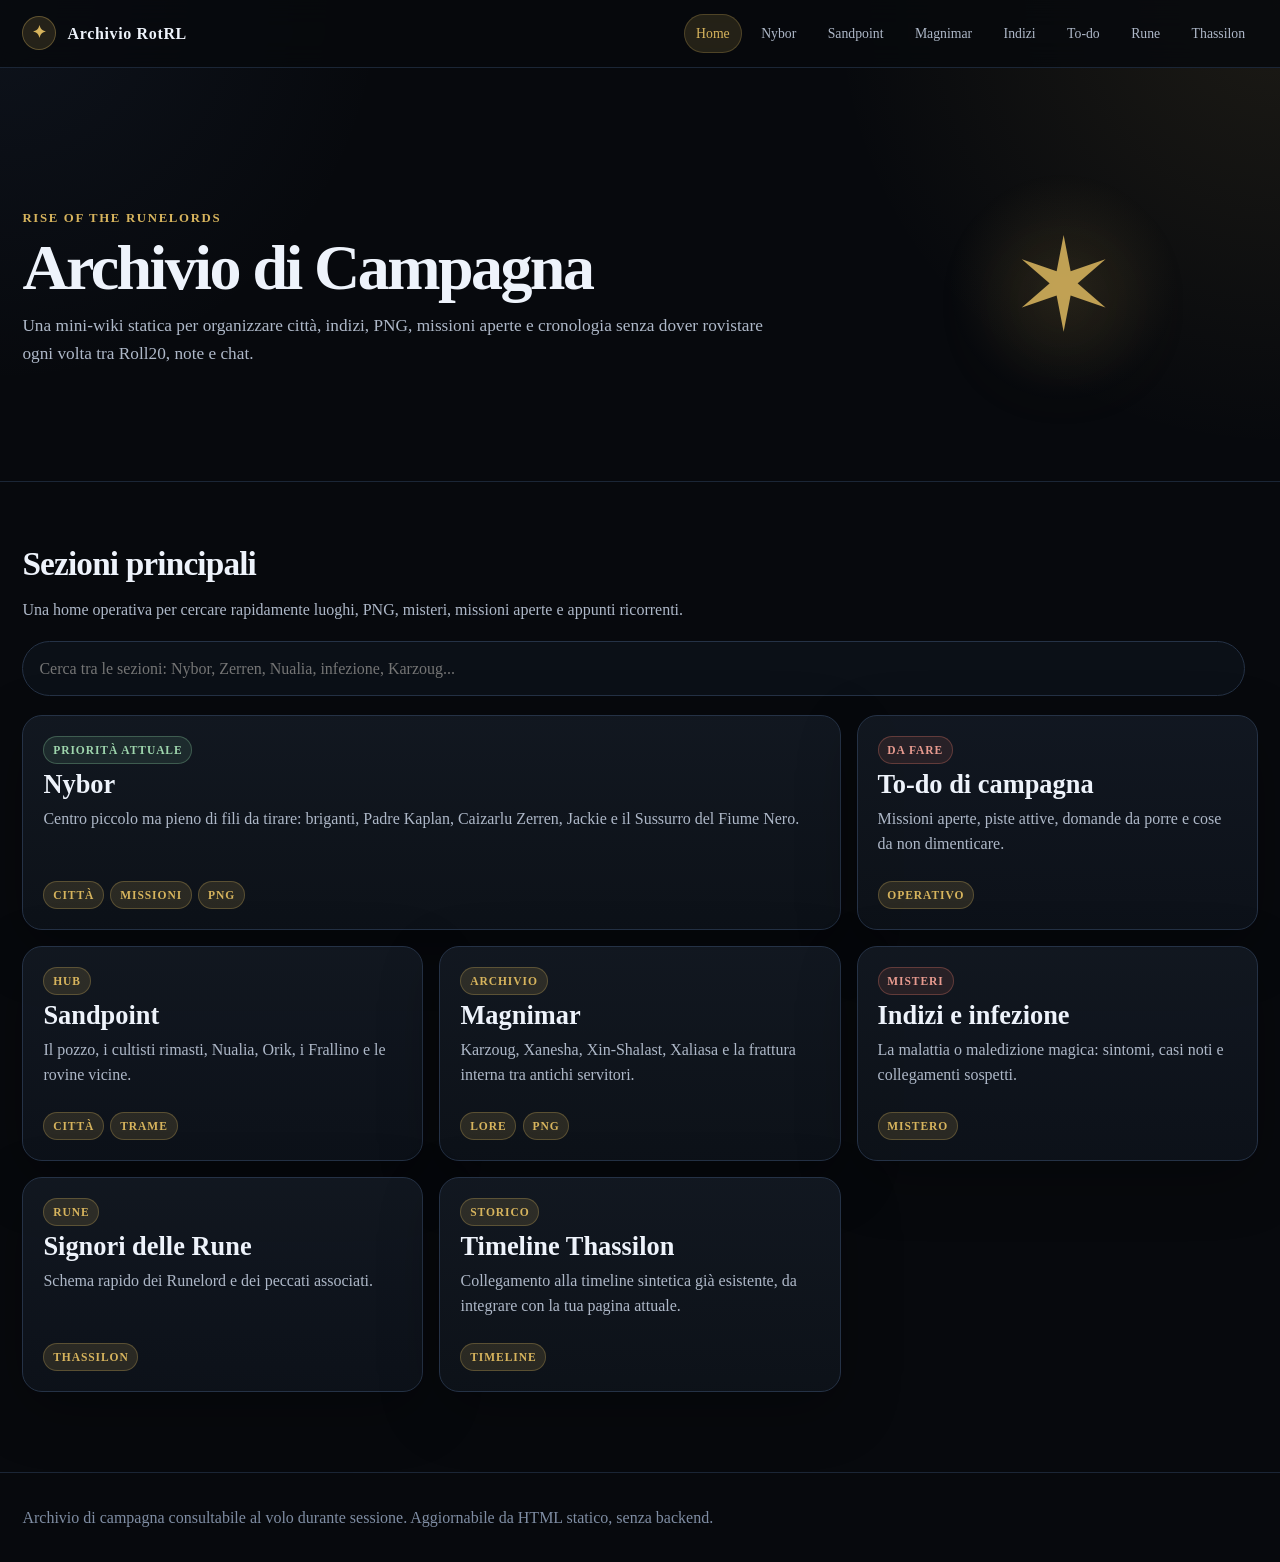
<file: index.html>
<!doctype html>
<html lang="it">
<head>
  <meta charset="utf-8">
  <meta name="viewport" content="width=device-width,initial-scale=1">
  <title>Archivio di Campagna</title>
  <link rel="stylesheet" href="style.css">
</head>
<body>
<div class="site-shell">
  <header class="topbar">
    <div class="topbar-inner">
      <a class="brand" href="index.html"><span class="brand-mark">✦</span><span>Archivio RotRL</span></a>
      <nav class="nav"><a class="active" href="index.html">Home</a>
<a class="" href="nybor.html">Nybor</a>
<a class="" href="sandpoint.html">Sandpoint</a>
<a class="" href="magnimar.html">Magnimar</a>
<a class="" href="indizi.html">Indizi</a>
<a class="" href="todo.html">To-do</a>
<a class="" href="rune.html">Rune</a>
<a class="" href="thassilon.html">Thassilon</a></nav>
    </div>
  </header>

  <section class="hero">
    <div>
      <div class="eyebrow">Rise of the Runelords</div>
      <h1>Archivio di Campagna</h1>
      <p>Una mini-wiki statica per organizzare città, indizi, PNG, missioni aperte e cronologia senza dover rovistare ogni volta tra Roll20, note e chat.</p>
    </div>
    <div class="hero-symbol">✶</div>
  </section>

  <main class="main">
    
<div class="section-title">
  <div>
    <h2>Sezioni principali</h2>
    <p>Una home operativa per cercare rapidamente luoghi, PNG, misteri, missioni aperte e appunti ricorrenti.</p>
  </div>
</div>

<div class="tools">
  <input class="search" data-search placeholder="Cerca tra le sezioni: Nybor, Zerren, Nualia, infezione, Karzoug...">
</div>

<div class="dashboard-grid">
  <a class="dash-card priority" href="nybor.html" data-card data-tags="nybor zerren kaplan jackie fiume nero briganti">
    <div>
      <span class="badge ok">Priorità attuale</span>
      <h3>Nybor</h3>
      <p>Centro piccolo ma pieno di fili da tirare: briganti, Padre Kaplan, Caizarlu Zerren, Jackie e il Sussurro del Fiume Nero.</p>
    </div>
    <div class="card-meta"><span class="badge">Città</span><span class="badge">Missioni</span><span class="badge">PNG</span></div>
  </a>

  <a class="dash-card" href="todo.html" data-card data-tags="missioni aperte downtime sandpoint tartaghetto forte rannik frallino">
    <div>
      <span class="badge danger">Da fare</span>
      <h3>To-do di campagna</h3>
      <p>Missioni aperte, piste attive, domande da porre e cose da non dimenticare.</p>
    </div>
    <div class="card-meta"><span class="badge">Operativo</span></div>
  </a>

  <a class="dash-card" href="sandpoint.html" data-card data-tags="sandpoint pozzo nualia orik frallino shalelu collecardo">
    <div>
      <span class="badge">Hub</span>
      <h3>Sandpoint</h3>
      <p>Il pozzo, i cultisti rimasti, Nualia, Orik, i Frallino e le rovine vicine.</p>
    </div>
    <div class="card-meta"><span class="badge">Città</span><span class="badge">Trame</span></div>
  </a>

  <a class="dash-card" href="magnimar.html" data-card data-tags="magnimar karzoug xanesha xin shalast xaliasa gigante pietra">
    <div>
      <span class="badge">Archivio</span>
      <h3>Magnimar</h3>
      <p>Karzoug, Xanesha, Xin-Shalast, Xaliasa e la frattura interna tra antichi servitori.</p>
    </div>
    <div class="card-meta"><span class="badge">Lore</span><span class="badge">PNG</span></div>
  </a>

  <a class="dash-card" href="indizi.html" data-card data-tags="infezione jervis stoot tsuto sahuagin goblin occhi rossi">
    <div>
      <span class="badge danger">Misteri</span>
      <h3>Indizi e infezione</h3>
      <p>La malattia o maledizione magica: sintomi, casi noti e collegamenti sospetti.</p>
    </div>
    <div class="card-meta"><span class="badge">Mistero</span></div>
  </a>

  <a class="dash-card" href="rune.html" data-card data-tags="alaznist karzoug xanderghul krune zutha belimaria sorshen rune peccati">
    <div>
      <span class="badge">Rune</span>
      <h3>Signori delle Rune</h3>
      <p>Schema rapido dei Runelord e dei peccati associati.</p>
    </div>
    <div class="card-meta"><span class="badge">Thassilon</span></div>
  </a>

  <a class="dash-card" href="thassilon.html" data-card data-tags="thassilon timeline antica storia runelord xin">
    <div>
      <span class="badge">Storico</span>
      <h3>Timeline Thassilon</h3>
      <p>Collegamento alla timeline sintetica già esistente, da integrare con la tua pagina attuale.</p>
    </div>
    <div class="card-meta"><span class="badge">Timeline</span></div>
  </a>
</div>
<div class="empty" data-empty>Nessuna sezione trovata.</div>

  </main>

  <footer class="footer">
    Archivio di campagna consultabile al volo durante sessione. Aggiornabile da HTML statico, senza backend.
  </footer>
</div>
<script src="app.js"></script>
</body>
</html>
</file>
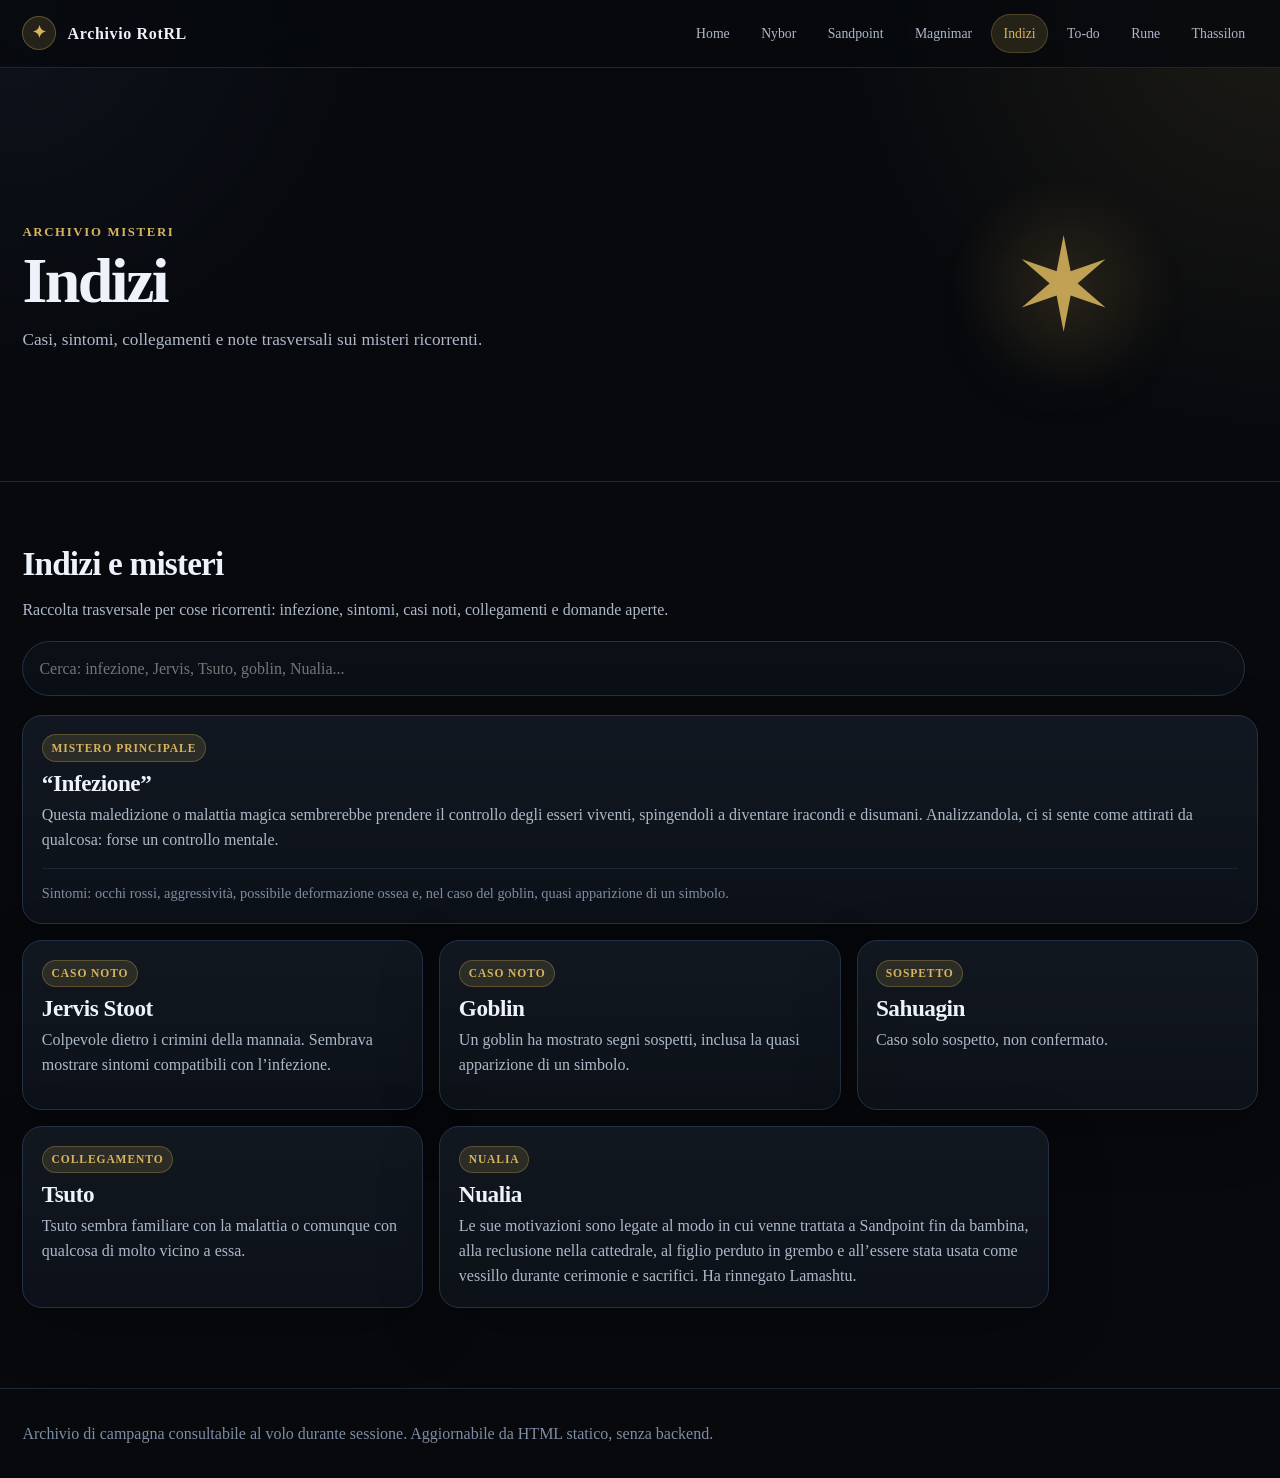
<file: indizi.html>
<!doctype html>
<html lang="it">
<head>
  <meta charset="utf-8">
  <meta name="viewport" content="width=device-width,initial-scale=1">
  <title>Indizi</title>
  <link rel="stylesheet" href="style.css">
</head>
<body>
<div class="site-shell">
  <header class="topbar">
    <div class="topbar-inner">
      <a class="brand" href="index.html"><span class="brand-mark">✦</span><span>Archivio RotRL</span></a>
      <nav class="nav"><a class="" href="index.html">Home</a>
<a class="" href="nybor.html">Nybor</a>
<a class="" href="sandpoint.html">Sandpoint</a>
<a class="" href="magnimar.html">Magnimar</a>
<a class="active" href="indizi.html">Indizi</a>
<a class="" href="todo.html">To-do</a>
<a class="" href="rune.html">Rune</a>
<a class="" href="thassilon.html">Thassilon</a></nav>
    </div>
  </header>

  <section class="hero">
    <div>
      <div class="eyebrow">Archivio misteri</div>
      <h1>Indizi</h1>
      <p>Casi, sintomi, collegamenti e note trasversali sui misteri ricorrenti.</p>
    </div>
    <div class="hero-symbol">✶</div>
  </section>

  <main class="main">
    
<div class="section-title"><div><h2>Indizi e misteri</h2><p>Raccolta trasversale per cose ricorrenti: infezione, sintomi, casi noti, collegamenti e domande aperte.</p></div></div>
<div class="tools"><input class="search" data-search placeholder="Cerca: infezione, Jervis, Tsuto, goblin, Nualia..."></div>
<div class="wiki-grid">
  <article class="wiki-card full" data-card data-tags="infezione maledizione malattia controllo esseri viventi ira occhi rossi deformazione ossa simbolo controllo mentale"><span class="wiki-tag">Mistero principale</span><h2>“Infezione”</h2><p>Questa maledizione o malattia magica sembrerebbe prendere il controllo degli esseri viventi, spingendoli a diventare iracondi e disumani. Analizzandola, ci si sente come attirati da qualcosa: forse un controllo mentale.</p><div class="card-footer">Sintomi: occhi rossi, aggressività, possibile deformazione ossea e, nel caso del goblin, quasi apparizione di un simbolo.</div></article>
  <article class="wiki-card" data-card data-tags="jervis stoot mannaia infezione"><span class="wiki-tag">Caso noto</span><h2>Jervis Stoot</h2><p>Colpevole dietro i crimini della mannaia. Sembrava mostrare sintomi compatibili con l’infezione.</p></article>
  <article class="wiki-card" data-card data-tags="goblin infezione simbolo occhi rossi"><span class="wiki-tag">Caso noto</span><h2>Goblin</h2><p>Un goblin ha mostrato segni sospetti, inclusa la quasi apparizione di un simbolo.</p></article>
  <article class="wiki-card" data-card data-tags="sahuagin sospetto infezione"><span class="wiki-tag">Sospetto</span><h2>Sahuagin</h2><p>Caso solo sospetto, non confermato.</p></article>
  <article class="wiki-card" data-card data-tags="tsuto familiare malattia"><span class="wiki-tag">Collegamento</span><h2>Tsuto</h2><p>Tsuto sembra familiare con la malattia o comunque con qualcosa di molto vicino a essa.</p></article>
  <article class="wiki-card wide" data-card data-tags="nualia lamashtu sandpoint cattedrale figlio sacrifici vessillo"><span class="wiki-tag">Nualia</span><h2>Nualia</h2><p>Le sue motivazioni sono legate al modo in cui venne trattata a Sandpoint fin da bambina, alla reclusione nella cattedrale, al figlio perduto in grembo e all’essere stata usata come vessillo durante cerimonie e sacrifici. Ha rinnegato Lamashtu.</p></article>
</div><div class="empty" data-empty>Nessun indizio trovato.</div>

  </main>

  <footer class="footer">
    Archivio di campagna consultabile al volo durante sessione. Aggiornabile da HTML statico, senza backend.
  </footer>
</div>
<script src="app.js"></script>
</body>
</html>
</file>
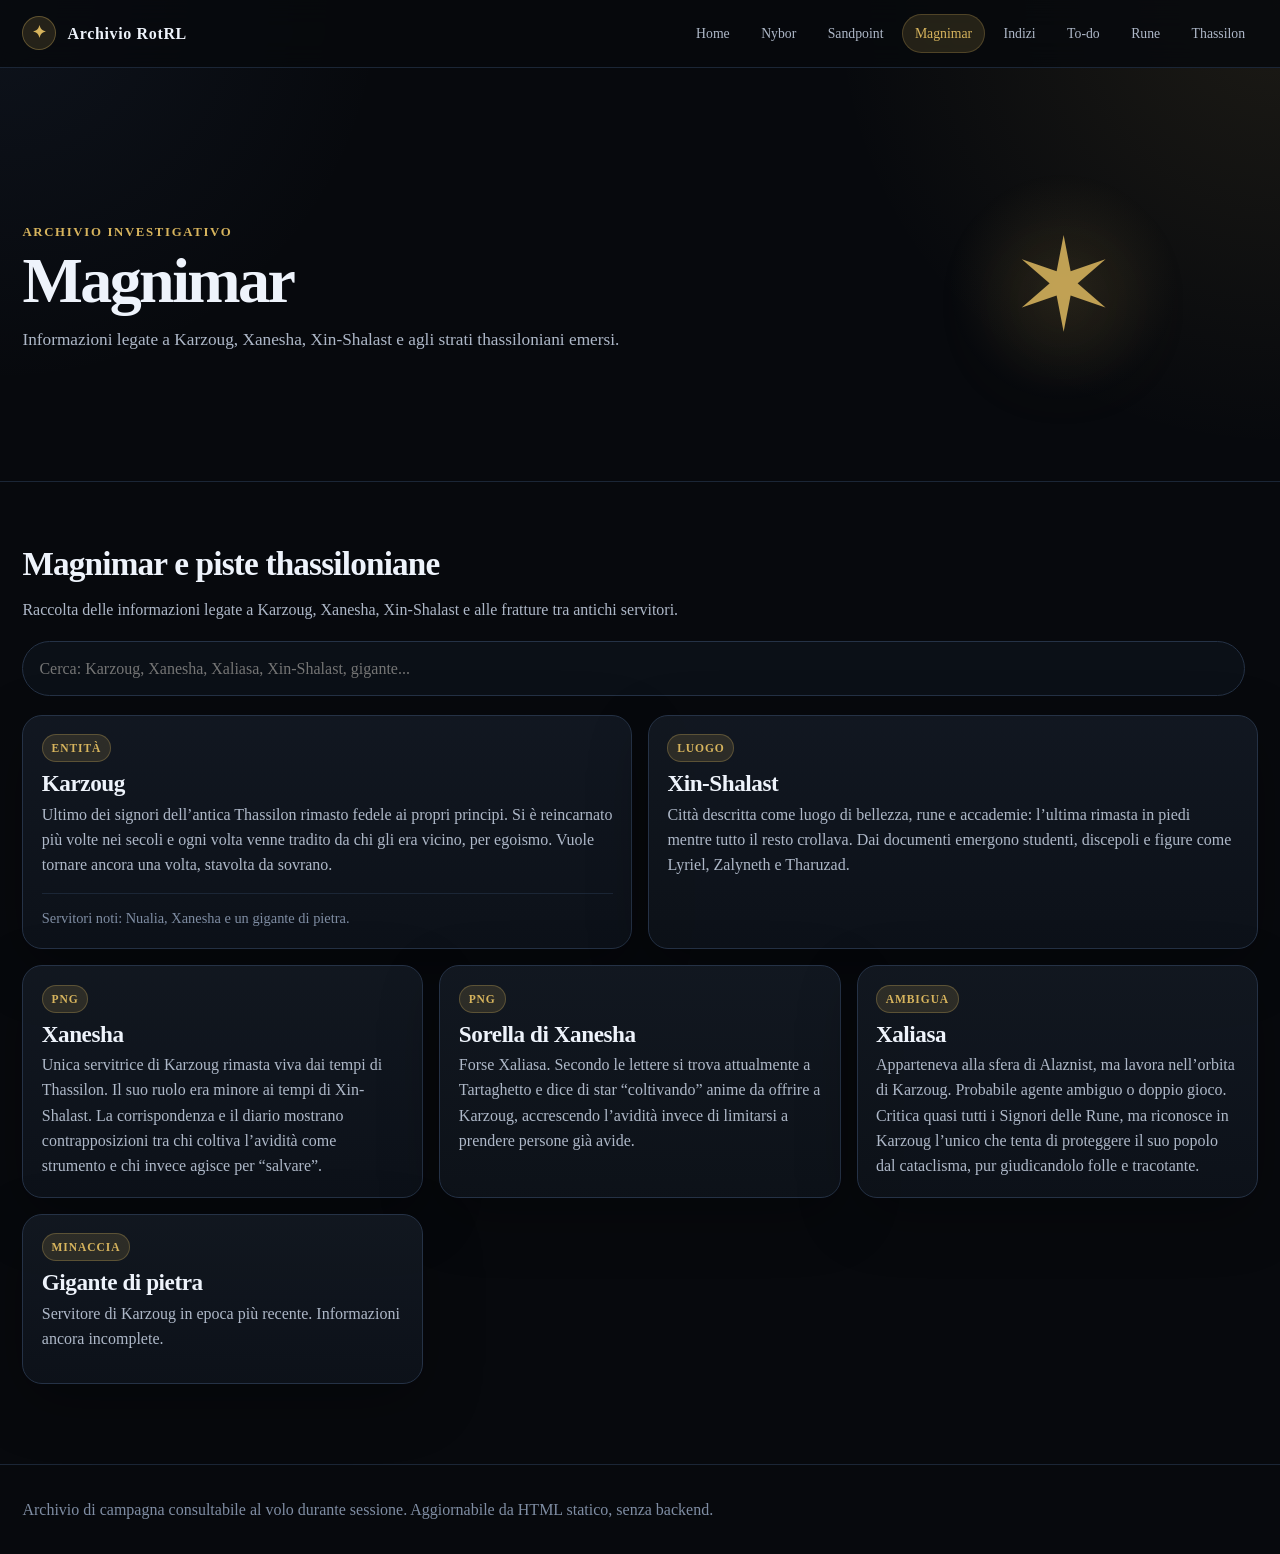
<file: magnimar.html>
<!doctype html>
<html lang="it">
<head>
  <meta charset="utf-8">
  <meta name="viewport" content="width=device-width,initial-scale=1">
  <title>Magnimar</title>
  <link rel="stylesheet" href="style.css">
</head>
<body>
<div class="site-shell">
  <header class="topbar">
    <div class="topbar-inner">
      <a class="brand" href="index.html"><span class="brand-mark">✦</span><span>Archivio RotRL</span></a>
      <nav class="nav"><a class="" href="index.html">Home</a>
<a class="" href="nybor.html">Nybor</a>
<a class="" href="sandpoint.html">Sandpoint</a>
<a class="active" href="magnimar.html">Magnimar</a>
<a class="" href="indizi.html">Indizi</a>
<a class="" href="todo.html">To-do</a>
<a class="" href="rune.html">Rune</a>
<a class="" href="thassilon.html">Thassilon</a></nav>
    </div>
  </header>

  <section class="hero">
    <div>
      <div class="eyebrow">Archivio investigativo</div>
      <h1>Magnimar</h1>
      <p>Informazioni legate a Karzoug, Xanesha, Xin-Shalast e agli strati thassiloniani emersi.</p>
    </div>
    <div class="hero-symbol">✶</div>
  </section>

  <main class="main">
    
<div class="section-title"><div><h2>Magnimar e piste thassiloniane</h2><p>Raccolta delle informazioni legate a Karzoug, Xanesha, Xin-Shalast e alle fratture tra antichi servitori.</p></div></div>
<div class="tools"><input class="search" data-search placeholder="Cerca: Karzoug, Xanesha, Xaliasa, Xin-Shalast, gigante..."></div>
<div class="wiki-grid">
  <article class="wiki-card wide" data-card data-tags="karzoug runelord avidità reincarnato sovrano nualia xanesha gigante"><span class="wiki-tag">Entità</span><h2>Karzoug</h2><p>Ultimo dei signori dell’antica Thassilon rimasto fedele ai propri principi. Si è reincarnato più volte nei secoli e ogni volta venne tradito da chi gli era vicino, per egoismo. Vuole tornare ancora una volta, stavolta da sovrano.</p><div class="card-footer">Servitori noti: Nualia, Xanesha e un gigante di pietra.</div></article>
  <article class="wiki-card wide" data-card data-tags="xin shalast città bellezza rune accademie lyriel zalyneth tharuzad conoscenza"><span class="wiki-tag">Luogo</span><h2>Xin-Shalast</h2><p>Città descritta come luogo di bellezza, rune e accademie: l’ultima rimasta in piedi mentre tutto il resto crollava. Dai documenti emergono studenti, discepoli e figure come Lyriel, Zalyneth e Tharuzad.</p></article>
  <article class="wiki-card" data-card data-tags="xanesha karzoug servitrice thassilon avidità alaznist sorella"><span class="wiki-tag">PNG</span><h2>Xanesha</h2><p>Unica servitrice di Karzoug rimasta viva dai tempi di Thassilon. Il suo ruolo era minore ai tempi di Xin-Shalast. La corrispondenza e il diario mostrano contrapposizioni tra chi coltiva l’avidità come strumento e chi invece agisce per “salvare”.</p></article>
  <article class="wiki-card" data-card data-tags="sorella xanesha xaliasa tartaghetto anime karzoug avidità"><span class="wiki-tag">PNG</span><h2>Sorella di Xanesha</h2><p>Forse Xaliasa. Secondo le lettere si trova attualmente a Tartaghetto e dice di star “coltivando” anime da offrire a Karzoug, accrescendo l’avidità invece di limitarsi a prendere persone già avide.</p></article>
  <article class="wiki-card" data-card data-tags="xaliasa alaznist karzoug doppio gioco runelord cataclisma"><span class="wiki-tag">Ambigua</span><h2>Xaliasa</h2><p>Apparteneva alla sfera di Alaznist, ma lavora nell’orbita di Karzoug. Probabile agente ambiguo o doppio gioco. Critica quasi tutti i Signori delle Rune, ma riconosce in Karzoug l’unico che tenta di proteggere il suo popolo dal cataclisma, pur giudicandolo folle e tracotante.</p></article>
  <article class="wiki-card" data-card data-tags="gigante pietra servitore karzoug recente"><span class="wiki-tag">Minaccia</span><h2>Gigante di pietra</h2><p>Servitore di Karzoug in epoca più recente. Informazioni ancora incomplete.</p></article>
</div><div class="empty" data-empty>Nessun risultato in Magnimar.</div>

  </main>

  <footer class="footer">
    Archivio di campagna consultabile al volo durante sessione. Aggiornabile da HTML statico, senza backend.
  </footer>
</div>
<script src="app.js"></script>
</body>
</html>
</file>
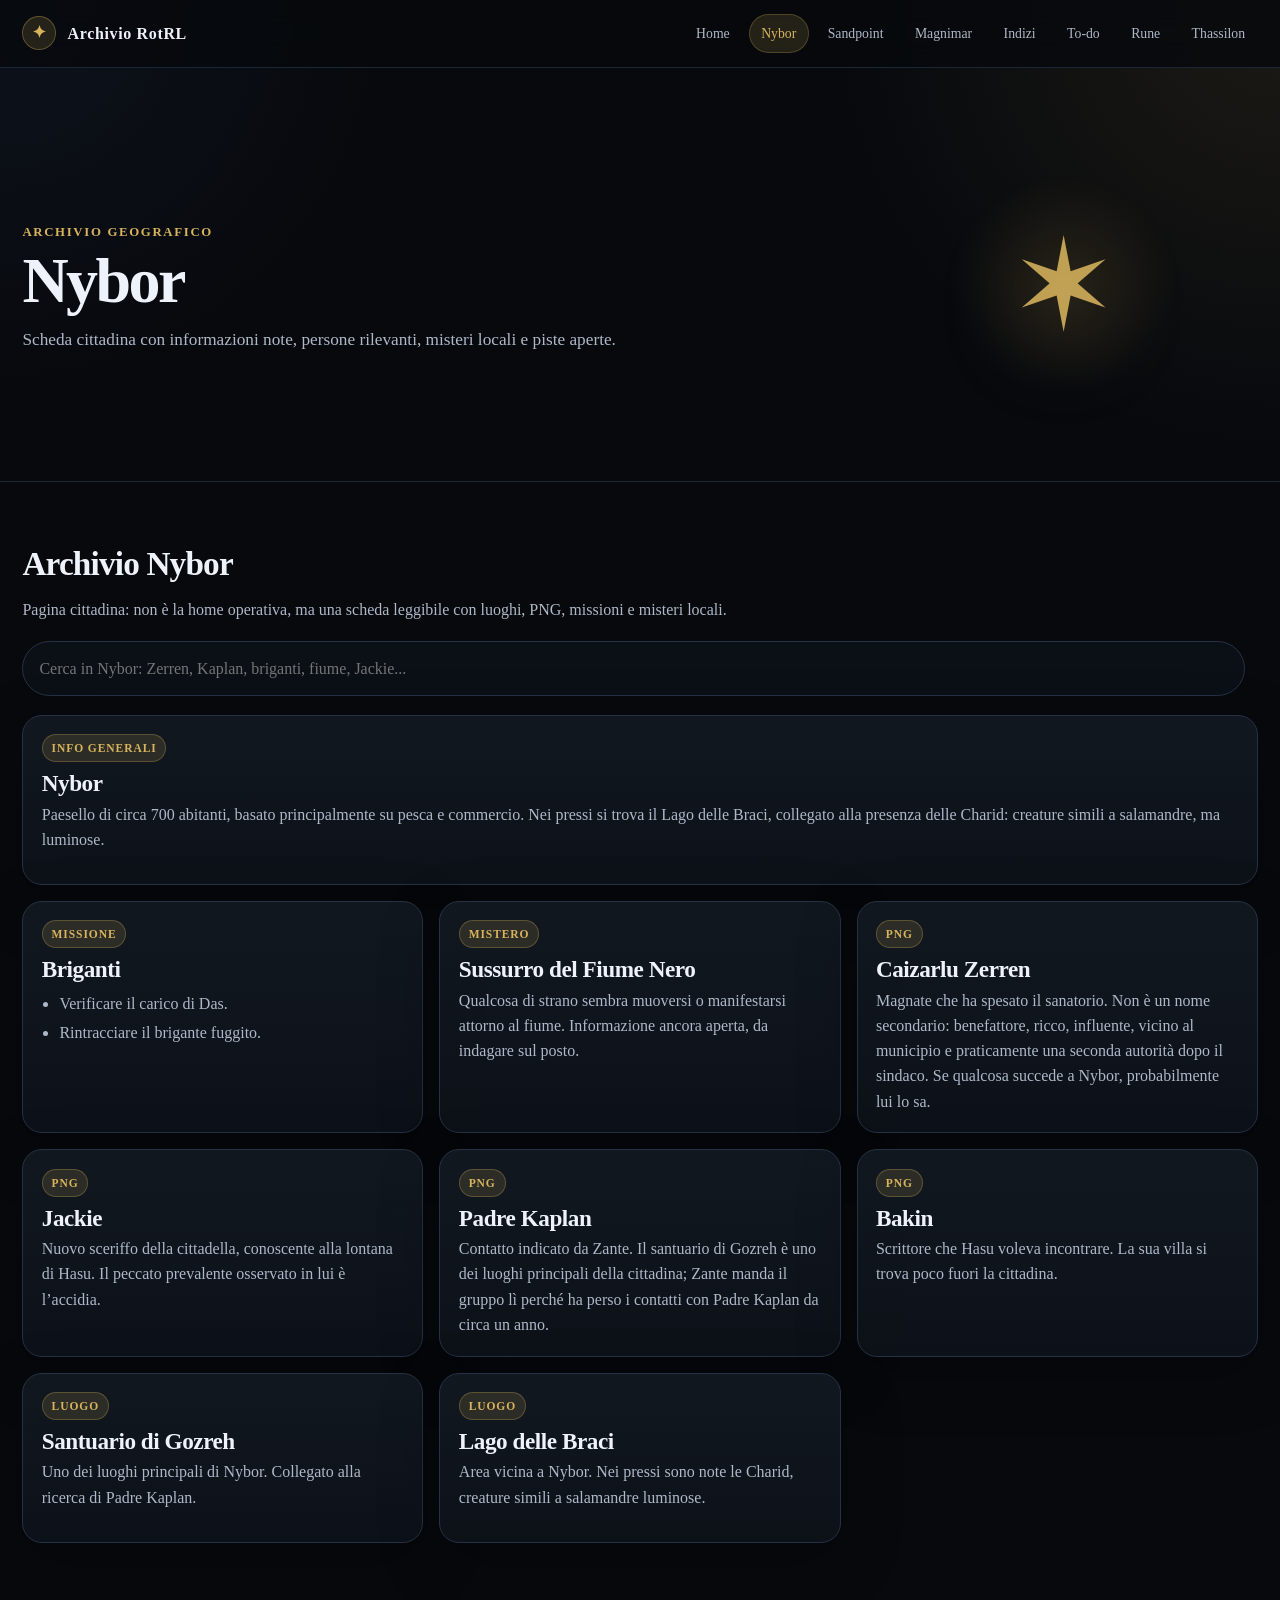
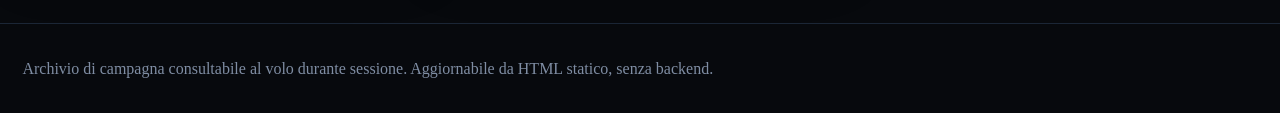
<file: nybor.html>
<!doctype html>
<html lang="it">
<head>
  <meta charset="utf-8">
  <meta name="viewport" content="width=device-width,initial-scale=1">
  <title>Nybor</title>
  <link rel="stylesheet" href="style.css">
</head>
<body>
<div class="site-shell">
  <header class="topbar">
    <div class="topbar-inner">
      <a class="brand" href="index.html"><span class="brand-mark">✦</span><span>Archivio RotRL</span></a>
      <nav class="nav"><a class="" href="index.html">Home</a>
<a class="active" href="nybor.html">Nybor</a>
<a class="" href="sandpoint.html">Sandpoint</a>
<a class="" href="magnimar.html">Magnimar</a>
<a class="" href="indizi.html">Indizi</a>
<a class="" href="todo.html">To-do</a>
<a class="" href="rune.html">Rune</a>
<a class="" href="thassilon.html">Thassilon</a></nav>
    </div>
  </header>

  <section class="hero">
    <div>
      <div class="eyebrow">Archivio geografico</div>
      <h1>Nybor</h1>
      <p>Scheda cittadina con informazioni note, persone rilevanti, misteri locali e piste aperte.</p>
    </div>
    <div class="hero-symbol">✶</div>
  </section>

  <main class="main">
    
<div class="section-title">
  <div>
    <h2>Archivio Nybor</h2>
    <p>Pagina cittadina: non è la home operativa, ma una scheda leggibile con luoghi, PNG, missioni e misteri locali.</p>
  </div>
</div>

<div class="tools">
  <input class="search" data-search placeholder="Cerca in Nybor: Zerren, Kaplan, briganti, fiume, Jackie...">
</div>

<div class="wiki-grid">
  <article class="wiki-card full" data-card data-type="info" data-tags="nybor generale lago braci charid pesca commercio">
    <span class="wiki-tag">Info generali</span>
    <h2>Nybor</h2>
    <p>Paesello di circa 700 abitanti, basato principalmente su pesca e commercio. Nei pressi si trova il Lago delle Braci, collegato alla presenza delle Charid: creature simili a salamandre, ma luminose.</p>
  </article>

  <article class="wiki-card" data-card data-type="missione" data-tags="briganti das carico fuggito">
    <span class="wiki-tag">Missione</span>
    <h2>Briganti</h2>
    <ul>
      <li>Verificare il carico di Das.</li>
      <li>Rintracciare il brigante fuggito.</li>
    </ul>
  </article>

  <article class="wiki-card" data-card data-type="mistero" data-tags="sussurro fiume nero">
    <span class="wiki-tag">Mistero</span>
    <h2>Sussurro del Fiume Nero</h2>
    <p>Qualcosa di strano sembra muoversi o manifestarsi attorno al fiume. Informazione ancora aperta, da indagare sul posto.</p>
  </article>

  <article class="wiki-card" data-card data-type="png" data-tags="caizarlu zerren magnate benefattore municipio sindaco">
    <span class="wiki-tag">PNG</span>
    <h2>Caizarlu Zerren</h2>
    <p>Magnate che ha spesato il sanatorio. Non è un nome secondario: benefattore, ricco, influente, vicino al municipio e praticamente una seconda autorità dopo il sindaco. Se qualcosa succede a Nybor, probabilmente lui lo sa.</p>
  </article>

  <article class="wiki-card" data-card data-type="png" data-tags="jackie sceriffo hasu accidia">
    <span class="wiki-tag">PNG</span>
    <h2>Jackie</h2>
    <p>Nuovo sceriffo della cittadella, conoscente alla lontana di Hasu. Il peccato prevalente osservato in lui è l’accidia.</p>
  </article>

  <article class="wiki-card" data-card data-type="png" data-tags="padre kaplan zante gozreh santuario">
    <span class="wiki-tag">PNG</span>
    <h2>Padre Kaplan</h2>
    <p>Contatto indicato da Zante. Il santuario di Gozreh è uno dei luoghi principali della cittadina; Zante manda il gruppo lì perché ha perso i contatti con Padre Kaplan da circa un anno.</p>
  </article>

  <article class="wiki-card" data-card data-type="png" data-tags="bakin scrittore hasu villa">
    <span class="wiki-tag">PNG</span>
    <h2>Bakin</h2>
    <p>Scrittore che Hasu voleva incontrare. La sua villa si trova poco fuori la cittadina.</p>
  </article>

  <article class="wiki-card" data-card data-type="luogo" data-tags="santuario gozreh kaplan">
    <span class="wiki-tag">Luogo</span>
    <h2>Santuario di Gozreh</h2>
    <p>Uno dei luoghi principali di Nybor. Collegato alla ricerca di Padre Kaplan.</p>
  </article>

  <article class="wiki-card" data-card data-type="luogo" data-tags="lago braci charid salamandre luminose">
    <span class="wiki-tag">Luogo</span>
    <h2>Lago delle Braci</h2>
    <p>Area vicina a Nybor. Nei pressi sono note le Charid, creature simili a salamandre luminose.</p>
  </article>
</div>
<div class="empty" data-empty>Nessun risultato in Nybor.</div>

  </main>

  <footer class="footer">
    Archivio di campagna consultabile al volo durante sessione. Aggiornabile da HTML statico, senza backend.
  </footer>
</div>
<script src="app.js"></script>
</body>
</html>
</file>
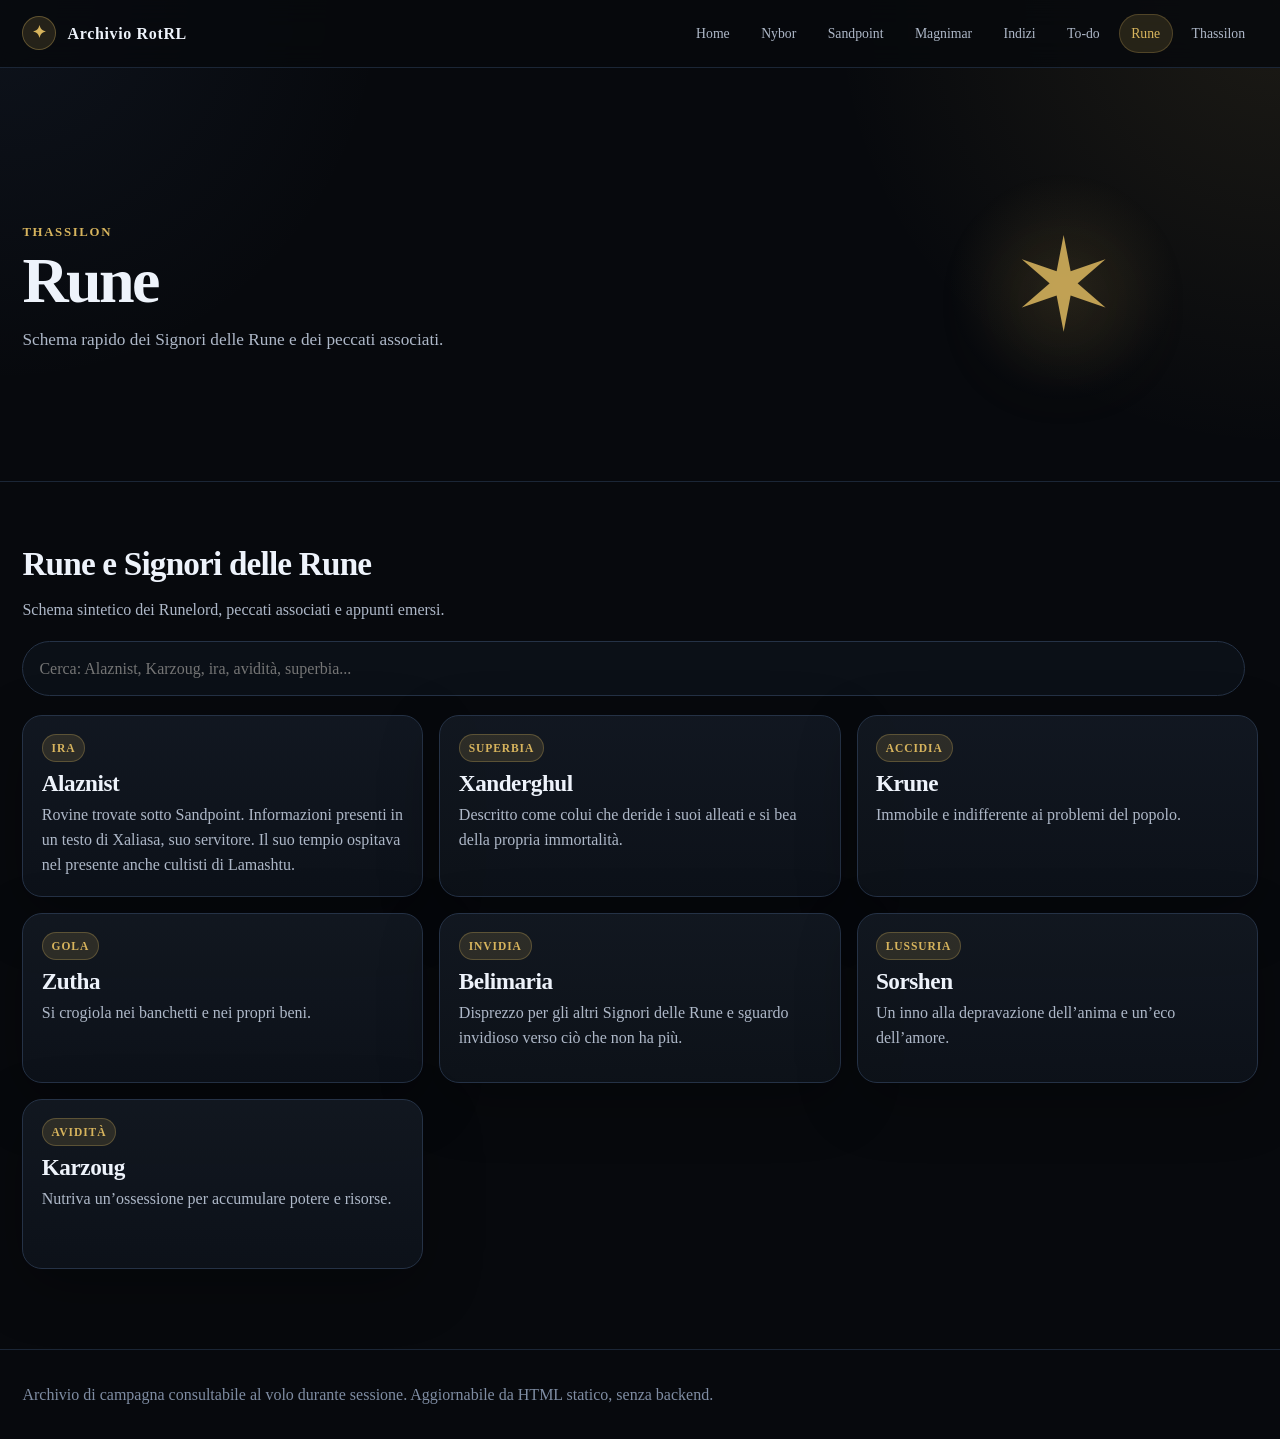
<file: rune.html>
<!doctype html>
<html lang="it">
<head>
  <meta charset="utf-8">
  <meta name="viewport" content="width=device-width,initial-scale=1">
  <title>Rune</title>
  <link rel="stylesheet" href="style.css">
</head>
<body>
<div class="site-shell">
  <header class="topbar">
    <div class="topbar-inner">
      <a class="brand" href="index.html"><span class="brand-mark">✦</span><span>Archivio RotRL</span></a>
      <nav class="nav"><a class="" href="index.html">Home</a>
<a class="" href="nybor.html">Nybor</a>
<a class="" href="sandpoint.html">Sandpoint</a>
<a class="" href="magnimar.html">Magnimar</a>
<a class="" href="indizi.html">Indizi</a>
<a class="" href="todo.html">To-do</a>
<a class="active" href="rune.html">Rune</a>
<a class="" href="thassilon.html">Thassilon</a></nav>
    </div>
  </header>

  <section class="hero">
    <div>
      <div class="eyebrow">Thassilon</div>
      <h1>Rune</h1>
      <p>Schema rapido dei Signori delle Rune e dei peccati associati.</p>
    </div>
    <div class="hero-symbol">✶</div>
  </section>

  <main class="main">
    
<div class="section-title"><div><h2>Rune e Signori delle Rune</h2><p>Schema sintetico dei Runelord, peccati associati e appunti emersi.</p></div></div>
<div class="tools"><input class="search" data-search placeholder="Cerca: Alaznist, Karzoug, ira, avidità, superbia..."></div>
<div class="wiki-grid">
  <article class="wiki-card" data-card data-tags="alaznist ira rovine sandpoint xaliasa lamashtu"><span class="wiki-tag">Ira</span><h2>Alaznist</h2><p>Rovine trovate sotto Sandpoint. Informazioni presenti in un testo di Xaliasa, suo servitore. Il suo tempio ospitava nel presente anche cultisti di Lamashtu.</p></article>
  <article class="wiki-card" data-card data-tags="xanderghul superbia immortalità deride alleati"><span class="wiki-tag">Superbia</span><h2>Xanderghul</h2><p>Descritto come colui che deride i suoi alleati e si bea della propria immortalità.</p></article>
  <article class="wiki-card" data-card data-tags="krune accidia immobile indifferente popolo"><span class="wiki-tag">Accidia</span><h2>Krune</h2><p>Immobile e indifferente ai problemi del popolo.</p></article>
  <article class="wiki-card" data-card data-tags="zutha gola banchetti beni"><span class="wiki-tag">Gola</span><h2>Zutha</h2><p>Si crogiola nei banchetti e nei propri beni.</p></article>
  <article class="wiki-card" data-card data-tags="belimaria invidia disprezzo signori rune"><span class="wiki-tag">Invidia</span><h2>Belimaria</h2><p>Disprezzo per gli altri Signori delle Rune e sguardo invidioso verso ciò che non ha più.</p></article>
  <article class="wiki-card" data-card data-tags="sorshen lussuria depravazione amore"><span class="wiki-tag">Lussuria</span><h2>Sorshen</h2><p>Un inno alla depravazione dell’anima e un’eco dell’amore.</p></article>
  <article class="wiki-card" data-card data-tags="karzoug avidità potere risorse"><span class="wiki-tag">Avidità</span><h2>Karzoug</h2><p>Nutriva un’ossessione per accumulare potere e risorse.</p></article>
</div><div class="empty" data-empty>Nessuna runa trovata.</div>

  </main>

  <footer class="footer">
    Archivio di campagna consultabile al volo durante sessione. Aggiornabile da HTML statico, senza backend.
  </footer>
</div>
<script src="app.js"></script>
</body>
</html>
</file>
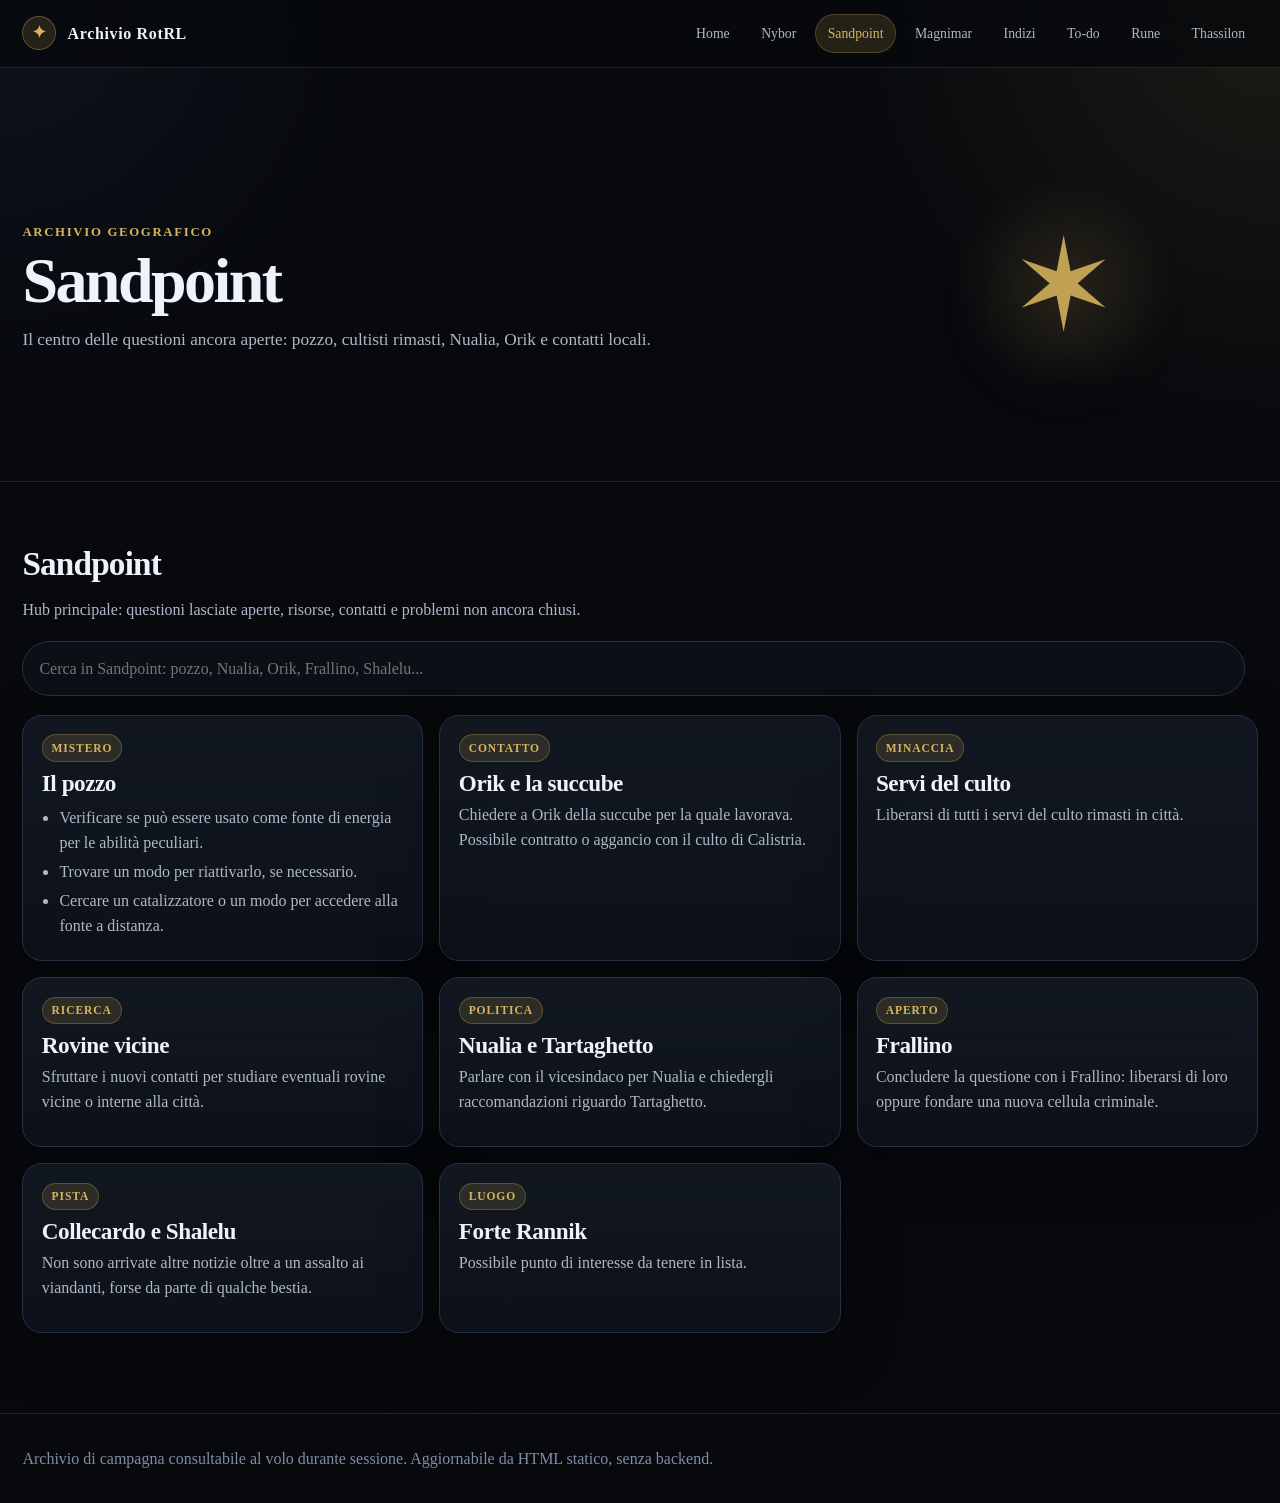
<file: sandpoint.html>
<!doctype html>
<html lang="it">
<head>
  <meta charset="utf-8">
  <meta name="viewport" content="width=device-width,initial-scale=1">
  <title>Sandpoint</title>
  <link rel="stylesheet" href="style.css">
</head>
<body>
<div class="site-shell">
  <header class="topbar">
    <div class="topbar-inner">
      <a class="brand" href="index.html"><span class="brand-mark">✦</span><span>Archivio RotRL</span></a>
      <nav class="nav"><a class="" href="index.html">Home</a>
<a class="" href="nybor.html">Nybor</a>
<a class="active" href="sandpoint.html">Sandpoint</a>
<a class="" href="magnimar.html">Magnimar</a>
<a class="" href="indizi.html">Indizi</a>
<a class="" href="todo.html">To-do</a>
<a class="" href="rune.html">Rune</a>
<a class="" href="thassilon.html">Thassilon</a></nav>
    </div>
  </header>

  <section class="hero">
    <div>
      <div class="eyebrow">Archivio geografico</div>
      <h1>Sandpoint</h1>
      <p>Il centro delle questioni ancora aperte: pozzo, cultisti rimasti, Nualia, Orik e contatti locali.</p>
    </div>
    <div class="hero-symbol">✶</div>
  </section>

  <main class="main">
    
<div class="section-title"><div><h2>Sandpoint</h2><p>Hub principale: questioni lasciate aperte, risorse, contatti e problemi non ancora chiusi.</p></div></div>
<div class="tools"><input class="search" data-search placeholder="Cerca in Sandpoint: pozzo, Nualia, Orik, Frallino, Shalelu..."></div>
<div class="wiki-grid">
  <article class="wiki-card" data-card data-tags="pozzo energia abilità peculiari catalizzatore distanza"><span class="wiki-tag">Mistero</span><h2>Il pozzo</h2><ul><li>Verificare se può essere usato come fonte di energia per le abilità peculiari.</li><li>Trovare un modo per riattivarlo, se necessario.</li><li>Cercare un catalizzatore o un modo per accedere alla fonte a distanza.</li></ul></article>
  <article class="wiki-card" data-card data-tags="orik succube contratto calistria"><span class="wiki-tag">Contatto</span><h2>Orik e la succube</h2><p>Chiedere a Orik della succube per la quale lavorava. Possibile contratto o aggancio con il culto di Calistria.</p></article>
  <article class="wiki-card" data-card data-tags="culto servi città liberarsi"><span class="wiki-tag">Minaccia</span><h2>Servi del culto</h2><p>Liberarsi di tutti i servi del culto rimasti in città.</p></article>
  <article class="wiki-card" data-card data-tags="rovine contatti città studio"><span class="wiki-tag">Ricerca</span><h2>Rovine vicine</h2><p>Sfruttare i nuovi contatti per studiare eventuali rovine vicine o interne alla città.</p></article>
  <article class="wiki-card" data-card data-tags="nualia vicesindaco tartaghetto raccomandazioni"><span class="wiki-tag">Politica</span><h2>Nualia e Tartaghetto</h2><p>Parlare con il vicesindaco per Nualia e chiedergli raccomandazioni riguardo Tartaghetto.</p></article>
  <article class="wiki-card" data-card data-tags="frallino cellula criminale"><span class="wiki-tag">Aperto</span><h2>Frallino</h2><p>Concludere la questione con i Frallino: liberarsi di loro oppure fondare una nuova cellula criminale.</p></article>
  <article class="wiki-card" data-card data-tags="collecardo shalelu viandanti bestia assalto"><span class="wiki-tag">Pista</span><h2>Collecardo e Shalelu</h2><p>Non sono arrivate altre notizie oltre a un assalto ai viandanti, forse da parte di qualche bestia.</p></article>
  <article class="wiki-card" data-card data-tags="forte rannik punto interesse"><span class="wiki-tag">Luogo</span><h2>Forte Rannik</h2><p>Possibile punto di interesse da tenere in lista.</p></article>
</div><div class="empty" data-empty>Nessun risultato in Sandpoint.</div>

  </main>

  <footer class="footer">
    Archivio di campagna consultabile al volo durante sessione. Aggiornabile da HTML statico, senza backend.
  </footer>
</div>
<script src="app.js"></script>
</body>
</html>
</file>
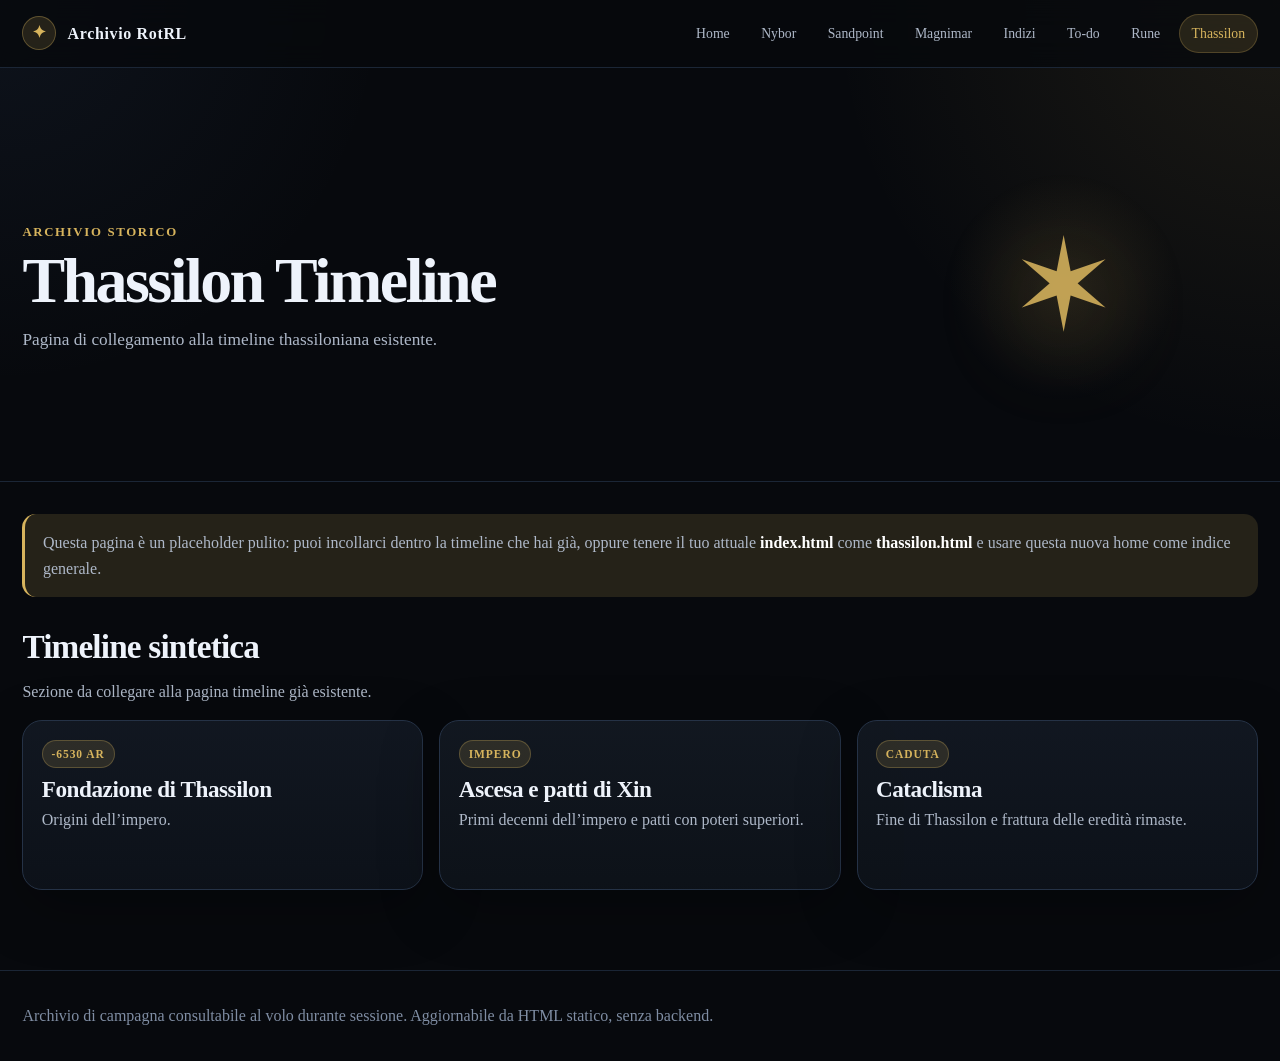
<file: thassilon.html>
<!doctype html>
<html lang="it">
<head>
  <meta charset="utf-8">
  <meta name="viewport" content="width=device-width,initial-scale=1">
  <title>Thassilon Timeline</title>
  <link rel="stylesheet" href="style.css">
</head>
<body>
<div class="site-shell">
  <header class="topbar">
    <div class="topbar-inner">
      <a class="brand" href="index.html"><span class="brand-mark">✦</span><span>Archivio RotRL</span></a>
      <nav class="nav"><a class="" href="index.html">Home</a>
<a class="" href="nybor.html">Nybor</a>
<a class="" href="sandpoint.html">Sandpoint</a>
<a class="" href="magnimar.html">Magnimar</a>
<a class="" href="indizi.html">Indizi</a>
<a class="" href="todo.html">To-do</a>
<a class="" href="rune.html">Rune</a>
<a class="active" href="thassilon.html">Thassilon</a></nav>
    </div>
  </header>

  <section class="hero">
    <div>
      <div class="eyebrow">Archivio storico</div>
      <h1>Thassilon Timeline</h1>
      <p>Pagina di collegamento alla timeline thassiloniana esistente.</p>
    </div>
    <div class="hero-symbol">✶</div>
  </section>

  <main class="main">
    
<div class="notice">
  Questa pagina è un placeholder pulito: puoi incollarci dentro la timeline che hai già, oppure tenere il tuo attuale <strong>index.html</strong> come <strong>thassilon.html</strong> e usare questa nuova home come indice generale.
</div>
<div class="section-title"><div><h2>Timeline sintetica</h2><p>Sezione da collegare alla pagina timeline già esistente.</p></div></div>
<div class="wiki-grid">
  <article class="wiki-card" data-card><span class="wiki-tag">-6530 AR</span><h2>Fondazione di Thassilon</h2><p>Origini dell’impero.</p></article>
  <article class="wiki-card" data-card><span class="wiki-tag">Impero</span><h2>Ascesa e patti di Xin</h2><p>Primi decenni dell’impero e patti con poteri superiori.</p></article>
  <article class="wiki-card" data-card><span class="wiki-tag">Caduta</span><h2>Cataclisma</h2><p>Fine di Thassilon e frattura delle eredità rimaste.</p></article>
</div>

  </main>

  <footer class="footer">
    Archivio di campagna consultabile al volo durante sessione. Aggiornabile da HTML statico, senza backend.
  </footer>
</div>
<script src="app.js"></script>
</body>
</html>
</file>
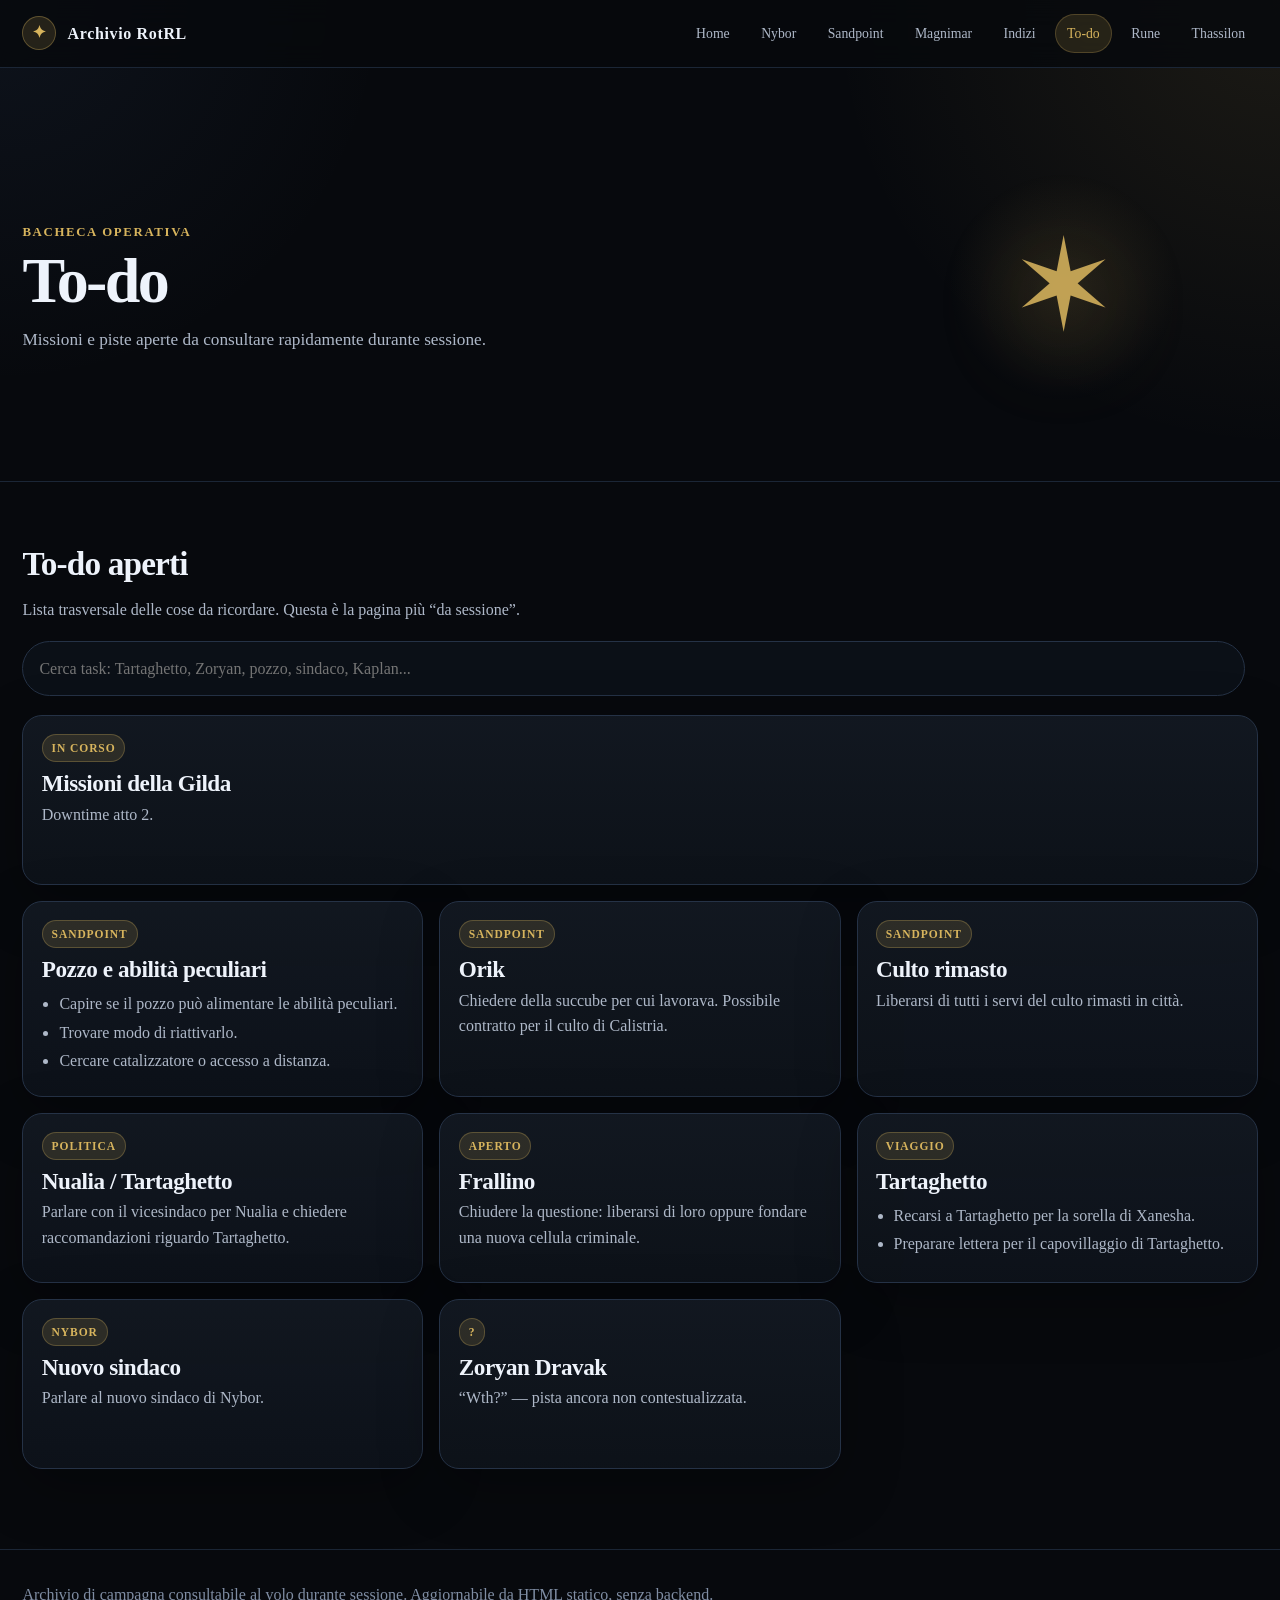
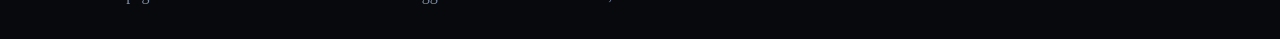
<file: todo.html>
<!doctype html>
<html lang="it">
<head>
  <meta charset="utf-8">
  <meta name="viewport" content="width=device-width,initial-scale=1">
  <title>To-do</title>
  <link rel="stylesheet" href="style.css">
</head>
<body>
<div class="site-shell">
  <header class="topbar">
    <div class="topbar-inner">
      <a class="brand" href="index.html"><span class="brand-mark">✦</span><span>Archivio RotRL</span></a>
      <nav class="nav"><a class="" href="index.html">Home</a>
<a class="" href="nybor.html">Nybor</a>
<a class="" href="sandpoint.html">Sandpoint</a>
<a class="" href="magnimar.html">Magnimar</a>
<a class="" href="indizi.html">Indizi</a>
<a class="active" href="todo.html">To-do</a>
<a class="" href="rune.html">Rune</a>
<a class="" href="thassilon.html">Thassilon</a></nav>
    </div>
  </header>

  <section class="hero">
    <div>
      <div class="eyebrow">Bacheca operativa</div>
      <h1>To-do</h1>
      <p>Missioni e piste aperte da consultare rapidamente durante sessione.</p>
    </div>
    <div class="hero-symbol">✶</div>
  </section>

  <main class="main">
    
<div class="section-title"><div><h2>To-do aperti</h2><p>Lista trasversale delle cose da ricordare. Questa è la pagina più “da sessione”.</p></div></div>
<div class="tools"><input class="search" data-search placeholder="Cerca task: Tartaghetto, Zoryan, pozzo, sindaco, Kaplan..."></div>
<div class="wiki-grid">
  <article class="wiki-card full" data-card data-tags="missioni gilda downtime atto 2"><span class="wiki-tag">In corso</span><h2>Missioni della Gilda</h2><p>Downtime atto 2.</p></article>
  <article class="wiki-card" data-card data-tags="sandpoint pozzo energia catalizzatore distanza"><span class="wiki-tag">Sandpoint</span><h2>Pozzo e abilità peculiari</h2><ul><li>Capire se il pozzo può alimentare le abilità peculiari.</li><li>Trovare modo di riattivarlo.</li><li>Cercare catalizzatore o accesso a distanza.</li></ul></article>
  <article class="wiki-card" data-card data-tags="orik succube calistria contratto"><span class="wiki-tag">Sandpoint</span><h2>Orik</h2><p>Chiedere della succube per cui lavorava. Possibile contratto per il culto di Calistria.</p></article>
  <article class="wiki-card" data-card data-tags="culto città servi"><span class="wiki-tag">Sandpoint</span><h2>Culto rimasto</h2><p>Liberarsi di tutti i servi del culto rimasti in città.</p></article>
  <article class="wiki-card" data-card data-tags="vicesindaco nualia tartaghetto raccomandazioni"><span class="wiki-tag">Politica</span><h2>Nualia / Tartaghetto</h2><p>Parlare con il vicesindaco per Nualia e chiedere raccomandazioni riguardo Tartaghetto.</p></article>
  <article class="wiki-card" data-card data-tags="frallino cellula criminale"><span class="wiki-tag">Aperto</span><h2>Frallino</h2><p>Chiudere la questione: liberarsi di loro oppure fondare una nuova cellula criminale.</p></article>
  <article class="wiki-card" data-card data-tags="tartaghetto sorella xanesha lettera capovillaggio"><span class="wiki-tag">Viaggio</span><h2>Tartaghetto</h2><ul><li>Recarsi a Tartaghetto per la sorella di Xanesha.</li><li>Preparare lettera per il capovillaggio di Tartaghetto.</li></ul></article>
  <article class="wiki-card" data-card data-tags="nybor sindaco zerren fiume nero"><span class="wiki-tag">Nybor</span><h2>Nuovo sindaco</h2><p>Parlare al nuovo sindaco di Nybor.</p></article>
  <article class="wiki-card" data-card data-tags="zoryan dravak"><span class="wiki-tag">?</span><h2>Zoryan Dravak</h2><p>“Wth?” — pista ancora non contestualizzata.</p></article>
</div><div class="empty" data-empty>Nessun task trovato.</div>

  </main>

  <footer class="footer">
    Archivio di campagna consultabile al volo durante sessione. Aggiornabile da HTML statico, senza backend.
  </footer>
</div>
<script src="app.js"></script>
</body>
</html>
</file>
<file: style.css>
:root{
  --bg:#07090d;
  --bg-soft:#0f141c;
  --panel:#121821;
  --panel-2:#0d1219;
  --border:#253246;
  --border-soft:#1b2636;
  --text:#eef3fb;
  --muted:#aeb8c8;
  --dim:#7f8da3;
  --accent:#d7b45d;
  --accent-soft:rgba(215,180,93,.14);
  --danger:#c96c5e;
  --ok:#7fbf93;
  --shadow:0 18px 60px rgba(0,0,0,.28);
  --radius:20px;
}

*{box-sizing:border-box}
html{scroll-behavior:smooth}
body{
  margin:0;
  background:
    radial-gradient(circle at top right, rgba(215,180,93,.10), transparent 28rem),
    radial-gradient(circle at top left, rgba(83,120,180,.09), transparent 24rem),
    var(--bg);
  color:var(--text);
  font-family: Georgia, "Times New Roman", serif;
  line-height:1.58;
}

a{color:inherit;text-decoration:none}
p{margin:.35rem 0 0}
ul{margin:.55rem 0 0;padding-left:1.1rem}
li{margin:.22rem 0}
strong{color:#fff}

.site-shell{min-height:100vh}
.topbar{
  position:sticky;
  top:0;
  z-index:30;
  background:rgba(7,9,13,.82);
  border-bottom:1px solid var(--border-soft);
  backdrop-filter:blur(14px);
}
.topbar-inner{
  max-width:1280px;
  margin:auto;
  padding:.9rem 1.4rem;
  display:flex;
  align-items:center;
  justify-content:space-between;
  gap:1rem;
}
.brand{
  display:flex;
  align-items:center;
  gap:.7rem;
  font-weight:800;
  letter-spacing:.04em;
}
.brand-mark{
  width:34px;height:34px;border-radius:50%;
  display:grid;place-items:center;
  background:var(--accent-soft);
  border:1px solid rgba(215,180,93,.34);
  color:var(--accent);
  font-size:1.05rem;
}
.nav{
  display:flex;
  gap:.4rem;
  flex-wrap:wrap;
  justify-content:flex-end;
}
.nav a{
  padding:.45rem .72rem;
  border-radius:999px;
  color:var(--muted);
  font-size:.86rem;
  border:1px solid transparent;
}
.nav a:hover,.nav a.active{
  color:var(--accent);
  border-color:rgba(215,180,93,.24);
  background:var(--accent-soft);
}

.hero{
  max-width:1280px;
  margin:auto;
  padding:5.6rem 1.4rem 4rem;
  display:grid;
  grid-template-columns:minmax(0,1.35fr) minmax(260px,.65fr);
  gap:2.4rem;
  align-items:center;
  border-bottom:1px solid var(--border-soft);
}
.eyebrow{
  color:var(--accent);
  text-transform:uppercase;
  letter-spacing:.13em;
  font-size:.8rem;
  font-weight:800;
}
h1{
  font-size:clamp(2.3rem,5vw,5rem);
  line-height:.94;
  margin:.6rem 0 .9rem;
  letter-spacing:-.04em;
}
.hero p{
  max-width:760px;
  color:var(--muted);
  font-size:1.08rem;
}
.hero-symbol{
  justify-self:center;
  width:min(260px,70vw);
  aspect-ratio:1;
  border-radius:50%;
  display:grid;
  place-items:center;
  color:rgba(215,180,93,.88);
  font-size:8rem;
  background:radial-gradient(circle, rgba(215,180,93,.12), transparent 62%);
  filter:drop-shadow(0 18px 45px rgba(215,180,93,.13));
}

.main{
  max-width:1280px;
  margin:auto;
  padding:2rem 1.4rem 5rem;
}
.section-title{
  display:flex;
  align-items:end;
  justify-content:space-between;
  gap:1rem;
  margin:1.5rem 0 1rem;
}
.section-title h2{
  margin:0;
  font-size:clamp(1.5rem,2.6vw,2.25rem);
  letter-spacing:-.025em;
}
.section-title p{color:var(--muted);max-width:720px}

.dashboard-grid{
  display:grid;
  grid-template-columns:repeat(12,1fr);
  gap:1rem;
}
.dash-card,.wiki-card,.panel{
  background:linear-gradient(180deg, rgba(18,24,33,.96), rgba(13,18,25,.96));
  border:1px solid var(--border);
  border-radius:var(--radius);
  box-shadow:var(--shadow);
}
.dash-card{
  grid-column:span 4;
  min-height:215px;
  padding:1.25rem;
  display:flex;
  flex-direction:column;
  justify-content:space-between;
  transition:transform .18s ease,border-color .18s ease,background .18s ease;
}
.dash-card:hover{
  transform:translateY(-3px);
  border-color:rgba(215,180,93,.44);
  background:linear-gradient(180deg, rgba(24,29,39,.98), rgba(13,18,25,.98));
}
.dash-card.priority{grid-column:span 8}
.dash-card h3{
  font-size:1.65rem;
  line-height:1.05;
  margin:.45rem 0 .45rem;
}
.dash-card p{color:var(--muted)}
.card-meta{
  display:flex;
  flex-wrap:wrap;
  gap:.4rem;
  margin-top:1rem;
}
.badge,.tag,.wiki-tag{
  display:inline-flex;
  align-items:center;
  gap:.35rem;
  width:max-content;
  padding:.24rem .55rem;
  border-radius:999px;
  font-size:.72rem;
  text-transform:uppercase;
  letter-spacing:.08em;
  font-weight:800;
  color:var(--accent);
  border:1px solid rgba(215,180,93,.28);
  background:var(--accent-soft);
}
.badge.muted{color:var(--dim);border-color:var(--border);background:rgba(255,255,255,.025)}
.badge.danger{color:#e79a8f;border-color:rgba(201,108,94,.36);background:rgba(201,108,94,.12)}
.badge.ok{color:#9ed5ad;border-color:rgba(127,191,147,.34);background:rgba(127,191,147,.12)}

.tools{
  display:grid;
  grid-template-columns:1fr auto;
  gap:.8rem;
  margin:1.2rem 0;
}
.search{
  width:100%;
  border:1px solid var(--border);
  background:#0b1017;
  color:var(--text);
  border-radius:999px;
  padding:.85rem 1rem;
  font:inherit;
  outline:none;
}
.search:focus{border-color:rgba(215,180,93,.55);box-shadow:0 0 0 4px var(--accent-soft)}
.filter-pills{
  display:flex;
  flex-wrap:wrap;
  gap:.45rem;
}
.filter-pills button{
  border:1px solid var(--border);
  background:var(--panel-2);
  color:var(--muted);
  border-radius:999px;
  padding:.72rem .9rem;
  cursor:pointer;
  font:inherit;
  font-size:.9rem;
}
.filter-pills button.active,.filter-pills button:hover{
  color:var(--accent);
  border-color:rgba(215,180,93,.38);
  background:var(--accent-soft);
}

.wiki-grid{
  display:grid;
  grid-template-columns:repeat(12,1fr);
  gap:1rem;
}
.wiki-card{
  grid-column:span 4;
  padding:1.15rem;
  min-height:170px;
}
.wiki-card.wide{grid-column:span 6}
.wiki-card.full{grid-column:1/-1}
.wiki-card h2,.wiki-card h3{
  margin:.55rem 0 .35rem;
  line-height:1.08;
  letter-spacing:-.02em;
}
.wiki-card h2{font-size:1.45rem}
.wiki-card h3{font-size:1.2rem}
.wiki-card p,.wiki-card li{color:var(--muted)}
.card-footer{
  margin-top:1rem;
  padding-top:.8rem;
  border-top:1px solid var(--border-soft);
  color:var(--dim);
  font-size:.9rem;
}

.notice{
  border-left:3px solid var(--accent);
  padding:1rem 1.1rem;
  background:var(--accent-soft);
  border-radius:14px;
  color:var(--muted);
}
.columns{
  display:grid;
  grid-template-columns:repeat(2,minmax(0,1fr));
  gap:1rem;
}
.table-like{
  display:grid;
  gap:.6rem;
}
.row-note{
  display:grid;
  grid-template-columns:170px 1fr;
  gap:1rem;
  padding:.9rem;
  border:1px solid var(--border-soft);
  border-radius:14px;
  background:rgba(255,255,255,.025);
}
.row-note b{color:#fff}
.row-note div:last-child{color:var(--muted)}
.empty{
  display:none;
  color:var(--dim);
  text-align:center;
  padding:2rem;
  border:1px dashed var(--border);
  border-radius:var(--radius);
}

.footer{
  border-top:1px solid var(--border-soft);
  color:var(--dim);
  padding:2rem 1.4rem;
  max-width:1280px;
  margin:auto;
}

@media(max-width:980px){
  .hero{grid-template-columns:1fr;padding-top:3.8rem}
  .hero-symbol{font-size:5.5rem}
  .dash-card,.dash-card.priority,.wiki-card,.wiki-card.wide{grid-column:1/-1}
  .tools{grid-template-columns:1fr}
}
@media(max-width:640px){
  .topbar-inner{align-items:flex-start;flex-direction:column}
  .nav{justify-content:flex-start}
  .hero{padding:2.6rem 1rem 2.4rem}
  .main{padding:1.4rem 1rem 4rem}
  .columns{grid-template-columns:1fr}
  .row-note{grid-template-columns:1fr}
}
</file>
